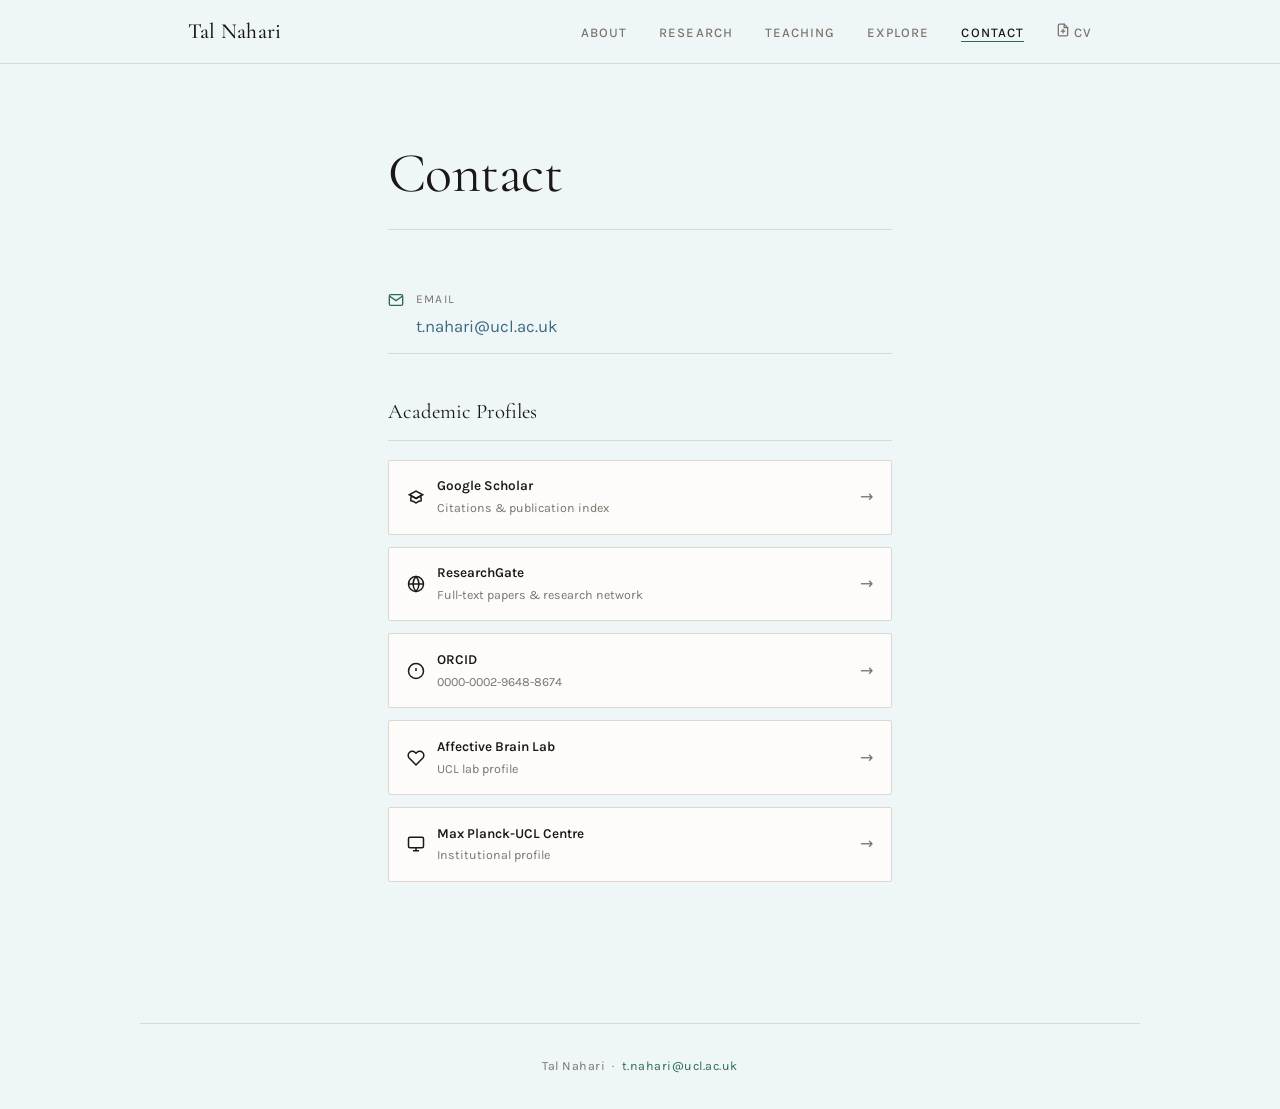
<file: contact.html>
<!DOCTYPE html>
<html lang="en">
<head>
  <meta charset="UTF-8" />
  <meta name="viewport" content="width=device-width, initial-scale=1.0" />
  <title>Contact — Tal Nahari</title>
  <link rel="stylesheet" href="style.css" />
</head>
<body>

  <!-- NAV -->
  <nav class="nav">
    <div class="nav-inner">
      <a href="index.html" class="nav-brand">Tal Nahari</a>
      <ul class="nav-links">
        <li><a href="index.html">About</a></li>
        <li><a href="research.html">Research</a></li>
        <li><a href="teaching.html">Teaching</a></li>
        <li><a href="fun.html">Explore</a></li>
        <li><a href="contact.html" class="active">Contact</a></li>
        <li>
          <a href="Nahari_Tal_CV.pdf" download class="cv-link">
            <svg width="14" height="14" viewBox="0 0 24 24" fill="none" stroke="currentColor" stroke-width="2.2" stroke-linecap="round" stroke-linejoin="round"><path d="M14 2H6a2 2 0 0 0-2 2v16a2 2 0 0 0 2 2h12a2 2 0 0 0 2-2V8z"/><polyline points="14 2 14 8 20 8"/><line x1="12" y1="11" x2="12" y2="17"/><line x1="9" y1="14" x2="15" y2="14"/></svg>
            CV
          </a>
        </li>
      </ul>
    </div>
  </nav>

  <main class="page" style="max-width: 600px;">

    <div class="page-header">
      <h1>Contact</h1>
    </div>

    <!-- EMAIL -->
    <div class="contact-line" style="margin-bottom: 2.5rem;">
      <svg width="16" height="16" viewBox="0 0 24 24" fill="none" stroke="currentColor" stroke-width="2"><path d="M4 4h16c1.1 0 2 .9 2 2v12c0 1.1-.9 2-2 2H4c-1.1 0-2-.9-2-2V6c0-1.1.9-2 2-2z"/><polyline points="22,6 12,13 2,6"/></svg>
      <div>
        <p style="font-size:0.75rem;letter-spacing:0.1em;text-transform:uppercase;color:var(--muted);margin-bottom:0.1rem">Email</p>
        <a href="mailto:t.nahari@ucl.ac.uk" style="font-size:1.05rem;">t.nahari@ucl.ac.uk</a>
      </div>
    </div>

    <!-- ACADEMIC PROFILES -->
    <h3 style="font-family:var(--font-display);font-size:1.3rem;font-weight:400;margin-bottom:1.2rem;padding-bottom:0.6rem;border-bottom:1px solid var(--border);">Academic Profiles</h3>

    <div class="profile-links-list">

      <a href="https://scholar.google.com/citations?user=2rUbAiMAAAAJ&hl=en" target="_blank" rel="noopener" class="profile-link">
        <svg width="18" height="18" viewBox="0 0 24 24" fill="none" stroke="currentColor" stroke-width="2"><path d="M12 14l9-5-9-5-9 5 9 5z"/><path d="M12 14l6.16-3.422a12.083 12.083 0 01.665 6.479A11.952 11.952 0 0012 20.055a11.952 11.952 0 00-6.824-2.998 12.078 12.078 0 01.665-6.479L12 14z"/></svg>
        <div class="pl-label">
          <p style="font-weight:600;margin-bottom:0">Google Scholar</p>
          <p style="font-size:0.78rem;color:var(--muted);font-weight:400">Citations &amp; publication index</p>
        </div>
        <span class="pl-arrow">&#8594;</span>
      </a>

      <a href="https://www.researchgate.net/profile/Tal-Nahari" target="_blank" rel="noopener" class="profile-link">
        <svg width="18" height="18" viewBox="0 0 24 24" fill="none" stroke="currentColor" stroke-width="2"><circle cx="12" cy="12" r="10"/><line x1="2" y1="12" x2="22" y2="12"/><path d="M12 2a15.3 15.3 0 0 1 4 10 15.3 15.3 0 0 1-4 10 15.3 15.3 0 0 1-4-10 15.3 15.3 0 0 1 4-10z"/></svg>
        <div class="pl-label">
          <p style="font-weight:600;margin-bottom:0">ResearchGate</p>
          <p style="font-size:0.78rem;color:var(--muted);font-weight:400">Full-text papers &amp; research network</p>
        </div>
        <span class="pl-arrow">&#8594;</span>
      </a>

      <a href="https://orcid.org/0000-0002-9648-8674" target="_blank" rel="noopener" class="profile-link">
        <svg width="18" height="18" viewBox="0 0 24 24" fill="none" stroke="currentColor" stroke-width="2"><circle cx="12" cy="12" r="10"/><line x1="12" y1="8" x2="12" y2="12"/><line x1="12" y1="16" x2="12.01" y2="16"/></svg>
        <div class="pl-label">
          <p style="font-weight:600;margin-bottom:0">ORCID</p>
          <p style="font-size:0.78rem;color:var(--muted);font-weight:400">0000-0002-9648-8674</p>
        </div>
        <span class="pl-arrow">&#8594;</span>
      </a>

      <a href="https://affectivebrain.com/?page_id=7179" target="_blank" rel="noopener" class="profile-link">
        <svg width="18" height="18" viewBox="0 0 24 24" fill="none" stroke="currentColor" stroke-width="2"><path d="M20.84 4.61a5.5 5.5 0 0 0-7.78 0L12 5.67l-1.06-1.06a5.5 5.5 0 0 0-7.78 7.78l1.06 1.06L12 21.23l7.78-7.78 1.06-1.06a5.5 5.5 0 0 0 0-7.78z"/></svg>
        <div class="pl-label">
          <p style="font-weight:600;margin-bottom:0">Affective Brain Lab</p>
          <p style="font-size:0.78rem;color:var(--muted);font-weight:400">UCL lab profile</p>
        </div>
        <span class="pl-arrow">&#8594;</span>
      </a>

      <a href="https://www.mps-ucl-centre.mpg.de/person/131955" target="_blank" rel="noopener" class="profile-link">
        <svg width="18" height="18" viewBox="0 0 24 24" fill="none" stroke="currentColor" stroke-width="2"><rect x="2" y="3" width="20" height="14" rx="2" ry="2"/><line x1="8" y1="21" x2="16" y2="21"/><line x1="12" y1="17" x2="12" y2="21"/></svg>
        <div class="pl-label">
          <p style="font-weight:600;margin-bottom:0">Max Planck-UCL Centre</p>
          <p style="font-size:0.78rem;color:var(--muted);font-weight:400">Institutional profile</p>
        </div>
        <span class="pl-arrow">&#8594;</span>
      </a>



    </div>

  </main>

  <footer>
    <p>Tal Nahari &nbsp;·&nbsp; <a href="mailto:t.nahari@ucl.ac.uk" style="color:var(--accent)">t.nahari@ucl.ac.uk</a></p>
  </footer>

</body>
</html>
</file>
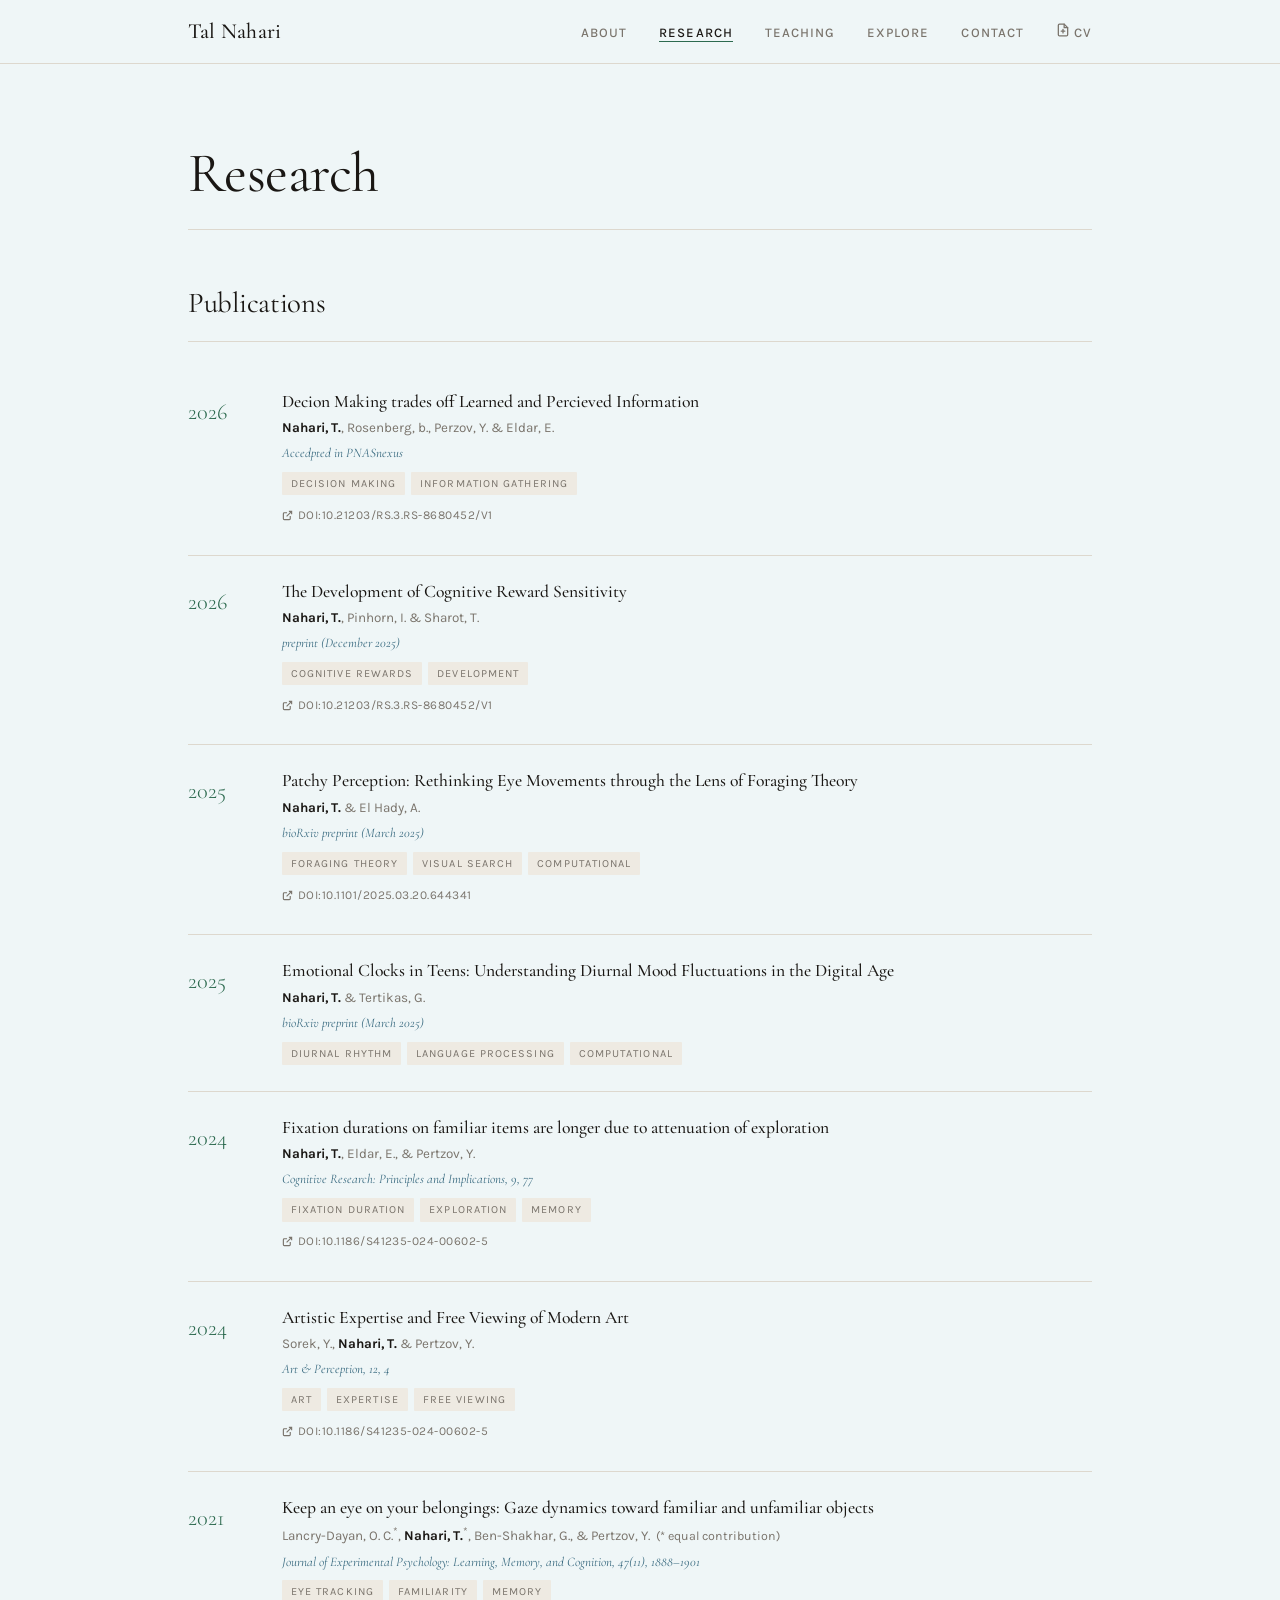
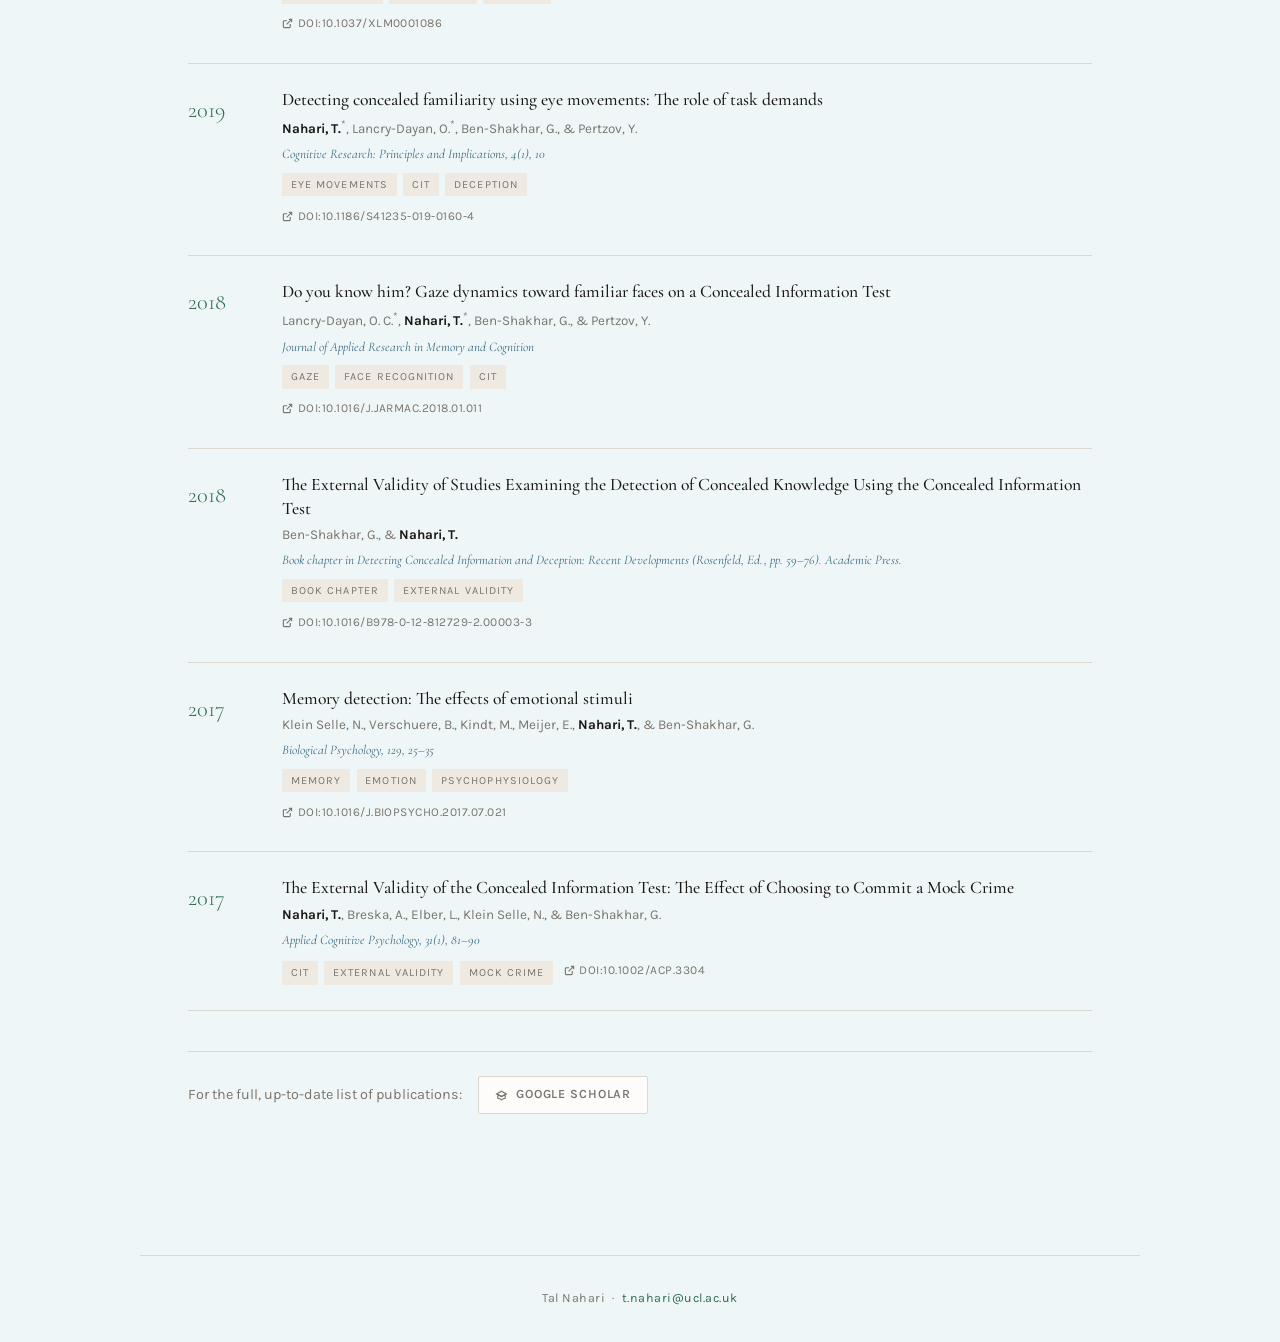
<file: research.html>
<!DOCTYPE html>
<html lang="en">
<head>
  <meta charset="UTF-8" />
  <meta name="viewport" content="width=device-width, initial-scale=1.0" />
  <title>Research — Tal Nahari</title>
  <meta name="description" content="Research interests and publications of Dr. Tal Nahari — cognitive rewards, eye movements, preference formation." />
  <link rel="stylesheet" href="style.css" />
</head>
<body>

  <!-- NAV -->
  <nav class="nav">
    <div class="nav-inner">
      <a href="index.html" class="nav-brand">Tal Nahari</a>
      <ul class="nav-links">
        <li><a href="index.html">About</a></li>
        <li><a href="research.html" class="active">Research</a></li>
        <li><a href="teaching.html">Teaching</a></li>
        <li><a href="fun.html">Explore</a></li>
        <li><a href="contact.html">Contact</a></li>
        <li>
          <a href="Nahari_Tal_CV.pdf" download class="cv-link">
            <svg width="14" height="14" viewBox="0 0 24 24" fill="none" stroke="currentColor" stroke-width="2.2" stroke-linecap="round" stroke-linejoin="round"><path d="M14 2H6a2 2 0 0 0-2 2v16a2 2 0 0 0 2 2h12a2 2 0 0 0 2-2V8z"/><polyline points="14 2 14 8 20 8"/><line x1="12" y1="11" x2="12" y2="17"/><line x1="9" y1="14" x2="15" y2="14"/></svg>
            CV
          </a>
        </li>
      </ul>
    </div>
  </nav>

  <main class="page">

    <!-- PAGE HEADER -->
    <div class="page-header">
      <h1>Research</h1>
    </div>

    <!-- PUBLICATIONS -->
    <h2 class="section-title">Publications</h2>

    <div class="pubs-list">
      <div class="pub-item">
        <div class="pub-year">2026</div>
        <div class="pub-content">
          <p class="pub-title">Decion Making trades off Learned and Percieved Information</p>
          <p class="pub-authors"><strong>Nahari, T.</strong>, Rosenberg, b., Perzov, Y. &amp; Eldar, E.</p>
          <p class="pub-journal">Accedpted in PNASnexus</p>
          <span class="pub-tag">Decision Making</span><span class="pub-tag">Information gathering</span>
          <br>
          <a href="https://www.researchsquare.com/article/rs-3930840/v1" target="_blank" rel="noopener" class="pub-doi">
            <svg width="11" height="11" viewBox="0 0 24 24" fill="none" stroke="currentColor" stroke-width="2.5"><path d="M18 13v6a2 2 0 0 1-2 2H5a2 2 0 0 1-2-2V8a2 2 0 0 1 2-2h6"/><polyline points="15 3 21 3 21 9"/><line x1="10" y1="14" x2="21" y2="3"/></svg>
            doi:10.21203/rs.3.rs-8680452/v1
          </a>
        </div>
      </div>

      <!-- 2026 preprint -->
      <div class="pub-item">
        <div class="pub-year">2026</div>
        <div class="pub-content">
          <p class="pub-title">The Development of Cognitive Reward Sensitivity</p>
          <p class="pub-authors"><strong>Nahari, T.</strong>, Pinhorn, I. &amp; Sharot, T.</p>
          <p class="pub-journal">preprint (December 2025)</p>
          <span class="pub-tag">Cognitive Rewards</span><span class="pub-tag">Development</span>
          <br>
          <a href="https://doi.org/10.21203/rs.3.rs-8680452/v1" target="_blank" rel="noopener" class="pub-doi">
            <svg width="11" height="11" viewBox="0 0 24 24" fill="none" stroke="currentColor" stroke-width="2.5"><path d="M18 13v6a2 2 0 0 1-2 2H5a2 2 0 0 1-2-2V8a2 2 0 0 1 2-2h6"/><polyline points="15 3 21 3 21 9"/><line x1="10" y1="14" x2="21" y2="3"/></svg>
            doi:10.21203/rs.3.rs-8680452/v1
          </a>
        </div>
      </div>

      <div class="pub-item">
        <div class="pub-year">2025</div>
        <div class="pub-content">
          <p class="pub-title">Patchy Perception: Rethinking Eye Movements through the Lens of Foraging Theory</p>
          <p class="pub-authors"><strong>Nahari, T.</strong> &amp; El Hady, A.</p>
          <p class="pub-journal"><em>bioRxiv</em> preprint (March 2025)</p>
          <span class="pub-tag">Foraging Theory</span><span class="pub-tag">Visual Search</span><span class="pub-tag">Computational</span>
          <br>
          <a href="https://doi.org/10.1101/2025.03.20.644341" target="_blank" rel="noopener" class="pub-doi">
            <svg width="11" height="11" viewBox="0 0 24 24" fill="none" stroke="currentColor" stroke-width="2.5"><path d="M18 13v6a2 2 0 0 1-2 2H5a2 2 0 0 1-2-2V8a2 2 0 0 1 2-2h6"/><polyline points="15 3 21 3 21 9"/><line x1="10" y1="14" x2="21" y2="3"/></svg>
            doi:10.1101/2025.03.20.644341
          </a>
        </div>
      </div>

      <div class="pub-item">
        <div class="pub-year">2025</div>
        <div class="pub-content">
          <p class="pub-title">Emotional Clocks in Teens: Understanding Diurnal Mood Fluctuations in the Digital Age</p>
          <p class="pub-authors"><strong>Nahari, T.</strong> &amp; Tertikas, G.</p>
          <p class="pub-journal"><em>bioRxiv</em> preprint (March 2025)</p>
          <span class="pub-tag">Diurnal rhythm</span><span class="pub-tag">Language processing</span><span class="pub-tag">Computational</span>
          <br>
        </div>
      </div>
      
      <!-- 2024 -->
      <div class="pub-item">
        <div class="pub-year">2024</div>
        <div class="pub-content">
          <p class="pub-title">Fixation durations on familiar items are longer due to attenuation of exploration</p>
          <p class="pub-authors"><strong>Nahari, T.</strong>, Eldar, E., &amp; Pertzov, Y.</p>
          <p class="pub-journal">Cognitive Research: Principles and Implications, 9, 77</p>
          <span class="pub-tag">Fixation Duration</span><span class="pub-tag">Exploration</span><span class="pub-tag">Memory</span>
          <br>
          <a href="https://doi.org/10.1186/s41235-024-00602-5" target="_blank" rel="noopener" class="pub-doi">
            <svg width="11" height="11" viewBox="0 0 24 24" fill="none" stroke="currentColor" stroke-width="2.5"><path d="M18 13v6a2 2 0 0 1-2 2H5a2 2 0 0 1-2-2V8a2 2 0 0 1 2-2h6"/><polyline points="15 3 21 3 21 9"/><line x1="10" y1="14" x2="21" y2="3"/></svg>
            doi:10.1186/s41235-024-00602-5
          </a>
        </div>
      </div>

      <div class="pub-item">
        <div class="pub-year">2024</div>
        <div class="pub-content">
          <p class="pub-title"> Artistic Expertise and Free Viewing of Modern Art </p>
          <p class="pub-authors">Sorek, Y., <strong>Nahari, T.</strong> &amp; Pertzov, Y.</p>
          <p class="pub-journal">Art &amp; Perception, 12, 4</p>
          <span class="pub-tag">Art</span><span class="pub-tag">Expertise</span><span class="pub-tag">Free Viewing</span>
          <br>
          <a href="https://doi.org/10.1186/s41235-024-00602-5" target="_blank" rel="noopener" class="pub-doi">
            <svg width="11" height="11" viewBox="0 0 24 24" fill="none" stroke="currentColor" stroke-width="2.5"><path d="M18 13v6a2 2 0 0 1-2 2H5a2 2 0 0 1-2-2V8a2 2 0 0 1 2-2h6"/><polyline points="15 3 21 3 21 9"/><line x1="10" y1="14" x2="21" y2="3"/></svg>
            doi:10.1186/s41235-024-00602-5
          </a>
        </div>
      </div>

      <!-- 2021 -->
      <div class="pub-item">
        <div class="pub-year">2021</div>
        <div class="pub-content">
          <p class="pub-title">Keep an eye on your belongings: Gaze dynamics toward familiar and unfamiliar objects</p>
          <p class="pub-authors">Lancry-Dayan, O. C.<sup>*</sup>, <strong>Nahari, T.</strong><sup>*</sup>, Ben-Shakhar, G., &amp; Pertzov, Y. &nbsp;<span style="font-size:0.78rem;color:var(--muted)">(* equal contribution)</span></p>
          <p class="pub-journal">Journal of Experimental Psychology: Learning, Memory, and Cognition, 47(11), 1888–1901</p>
          <span class="pub-tag">Eye Tracking</span><span class="pub-tag">Familiarity</span><span class="pub-tag">Memory</span>
          <br>
          <a href="https://doi.org/10.1037/xlm0001086" target="_blank" rel="noopener" class="pub-doi">
            <svg width="11" height="11" viewBox="0 0 24 24" fill="none" stroke="currentColor" stroke-width="2.5"><path d="M18 13v6a2 2 0 0 1-2 2H5a2 2 0 0 1-2-2V8a2 2 0 0 1 2-2h6"/><polyline points="15 3 21 3 21 9"/><line x1="10" y1="14" x2="21" y2="3"/></svg>
            doi:10.1037/xlm0001086
          </a>
        </div>
      </div>

      <!-- 2019 -->
      <div class="pub-item">
        <div class="pub-year">2019</div>
        <div class="pub-content">
          <p class="pub-title">Detecting concealed familiarity using eye movements: The role of task demands</p>
          <p class="pub-authors"><strong>Nahari, T.</strong><sup>*</sup>, Lancry-Dayan, O.<sup>*</sup>, Ben-Shakhar, G., &amp; Pertzov, Y.</p>
          <p class="pub-journal">Cognitive Research: Principles and Implications, 4(1), 10</p>
          <span class="pub-tag">Eye Movements</span><span class="pub-tag">CIT</span><span class="pub-tag">Deception</span>
          <br>
          <a href="https://doi.org/10.1186/s41235-019-0160-4" target="_blank" rel="noopener" class="pub-doi">
            <svg width="11" height="11" viewBox="0 0 24 24" fill="none" stroke="currentColor" stroke-width="2.5"><path d="M18 13v6a2 2 0 0 1-2 2H5a2 2 0 0 1-2-2V8a2 2 0 0 1 2-2h6"/><polyline points="15 3 21 3 21 9"/><line x1="10" y1="14" x2="21" y2="3"/></svg>
            doi:10.1186/s41235-019-0160-4
          </a>
        </div>
      </div>

      <!-- 2018a -->
      <div class="pub-item">
        <div class="pub-year">2018</div>
        <div class="pub-content">
          <p class="pub-title">Do you know him? Gaze dynamics toward familiar faces on a Concealed Information Test</p>
          <p class="pub-authors">Lancry-Dayan, O. C.<sup>*</sup>, <strong>Nahari, T.</strong><sup>*</sup>, Ben-Shakhar, G., &amp; Pertzov, Y.</p>
          <p class="pub-journal">Journal of Applied Research in Memory and Cognition</p>
          <span class="pub-tag">Gaze</span><span class="pub-tag">Face Recognition</span><span class="pub-tag">CIT</span>
            <br>
          <a href="https://doi.org/10.1016/j.jarmac.2018.01.011" target="_blank" rel="noopener" class="pub-doi">
            <svg width="11" height="11" viewBox="0 0 24 24" fill="none" stroke="currentColor" stroke-width="2.5"><path d="M18 13v6a2 2 0 0 1-2 2H5a2 2 0 0 1-2-2V8a2 2 0 0 1 2-2h6"/><polyline points="15 3 21 3 21 9"/><line x1="10" y1="14" x2="21" y2="3"/></svg>
            doi:10.1016/j.jarmac.2018.01.011
          </a>
        </div>
      </div>

      <!-- 2018b -->
      <div class="pub-item">
        <div class="pub-year">2018</div>
        <div class="pub-content">
          <p class="pub-title">The External Validity of Studies Examining the Detection of Concealed Knowledge Using the Concealed Information Test</p>
          <p class="pub-authors">Ben-Shakhar, G., &amp; <strong>Nahari, T.</strong></p>
          <p class="pub-journal">Book chapter in <em>Detecting Concealed Information and Deception: Recent Developments</em> (Rosenfeld, Ed., pp. 59–76). Academic Press.</p>
          <span class="pub-tag">Book Chapter</span><span class="pub-tag">External Validity</span>
          <br>
          <a href="https://doi.org/10.1016/B978-0-12-812729-2.00003-3" target="_blank" rel="noopener" class="pub-doi">
            <svg width="11" height="11" viewBox="0 0 24 24" fill="none" stroke="currentColor" stroke-width="2.5"><path d="M18 13v6a2 2 0 0 1-2 2H5a2 2 0 0 1-2-2V8a2 2 0 0 1 2-2h6"/><polyline points="15 3 21 3 21 9"/><line x1="10" y1="14" x2="21" y2="3"/></svg>
            doi:10.1016/B978-0-12-812729-2.00003-3
          </a>
        </div>
      </div>

      <!-- 2017a -->
      <div class="pub-item">
        <div class="pub-year">2017</div>
        <div class="pub-content">
          <p class="pub-title">Memory detection: The effects of emotional stimuli</p>
          <p class="pub-authors">Klein Selle, N., Verschuere, B., Kindt, M., Meijer, E., <strong>Nahari, T.</strong>, &amp; Ben-Shakhar, G.</p>
          <p class="pub-journal">Biological Psychology, 129, 25–35</p>
          <span class="pub-tag">Memory</span><span class="pub-tag">Emotion</span><span class="pub-tag">Psychophysiology</span>
          <br>
          <a href="https://doi.org/10.1016/j.biopsycho.2017.07.021" target="_blank" rel="noopener" class="pub-doi">
            <svg width="11" height="11" viewBox="0 0 24 24" fill="none" stroke="currentColor" stroke-width="2.5"><path d="M18 13v6a2 2 0 0 1-2 2H5a2 2 0 0 1-2-2V8a2 2 0 0 1 2-2h6"/><polyline points="15 3 21 3 21 9"/><line x1="10" y1="14" x2="21" y2="3"/></svg>
            doi:10.1016/j.biopsycho.2017.07.021
          </a>
        </div>
      </div>

      <!-- 2017b -->
      <div class="pub-item">
        <div class="pub-year">2017</div>
        <div class="pub-content">
          <p class="pub-title">The External Validity of the Concealed Information Test: The Effect of Choosing to Commit a Mock Crime</p>
          <p class="pub-authors"><strong>Nahari, T.</strong>, Breska, A., Elber, L., Klein Selle, N., &amp; Ben-Shakhar, G.</p>
          <p class="pub-journal">Applied Cognitive Psychology, 31(1), 81–90</p>
          <span class="pub-tag">CIT</span><span class="pub-tag">External Validity</span><span class="pub-tag">Mock Crime</span>
          <a href="https://doi.org/10.1002/acp.3304" target="_blank" rel="noopener" class="pub-doi">
            <svg width="11" height="11" viewBox="0 0 24 24" fill="none" stroke="currentColor" stroke-width="2.5"><path d="M18 13v6a2 2 0 0 1-2 2H5a2 2 0 0 1-2-2V8a2 2 0 0 1 2-2h6"/><polyline points="15 3 21 3 21 9"/><line x1="10" y1="14" x2="21" y2="3"/></svg>
            doi:10.1002/acp.3304
          </a>
        </div>
      </div>

    </div><!-- /pubs-list -->

    <!-- SCHOLAR LINK -->
    <div style="margin-top:2.5rem;padding-top:1.5rem;border-top:1px solid var(--border);display:flex;align-items:center;gap:1rem;">
      <p style="font-size:0.9rem;color:var(--muted)">For the full, up-to-date list of publications:</p>
      <a href="https://scholar.google.com/citations?user=2rUbAiMAAAAJ&hl=en" target="_blank" rel="noopener" class="alink">
        <svg width="13" height="13" viewBox="0 0 24 24" fill="none" stroke="currentColor" stroke-width="2.2"><path d="M12 14l9-5-9-5-9 5 9 5z"/><path d="M12 14l6.16-3.422a12.083 12.083 0 01.665 6.479A11.952 11.952 0 0012 20.055a11.952 11.952 0 00-6.824-2.998 12.078 12.078 0 01.665-6.479L12 14z"/></svg>
        Google Scholar
      </a>
    </div>

  </main>

  <footer>
    <p>Tal Nahari &nbsp;·&nbsp; <a href="mailto:t.nahari@ucl.ac.uk" style="color:var(--accent)">t.nahari@ucl.ac.uk</a></p>
  </footer>

</body>
</html>
</file>
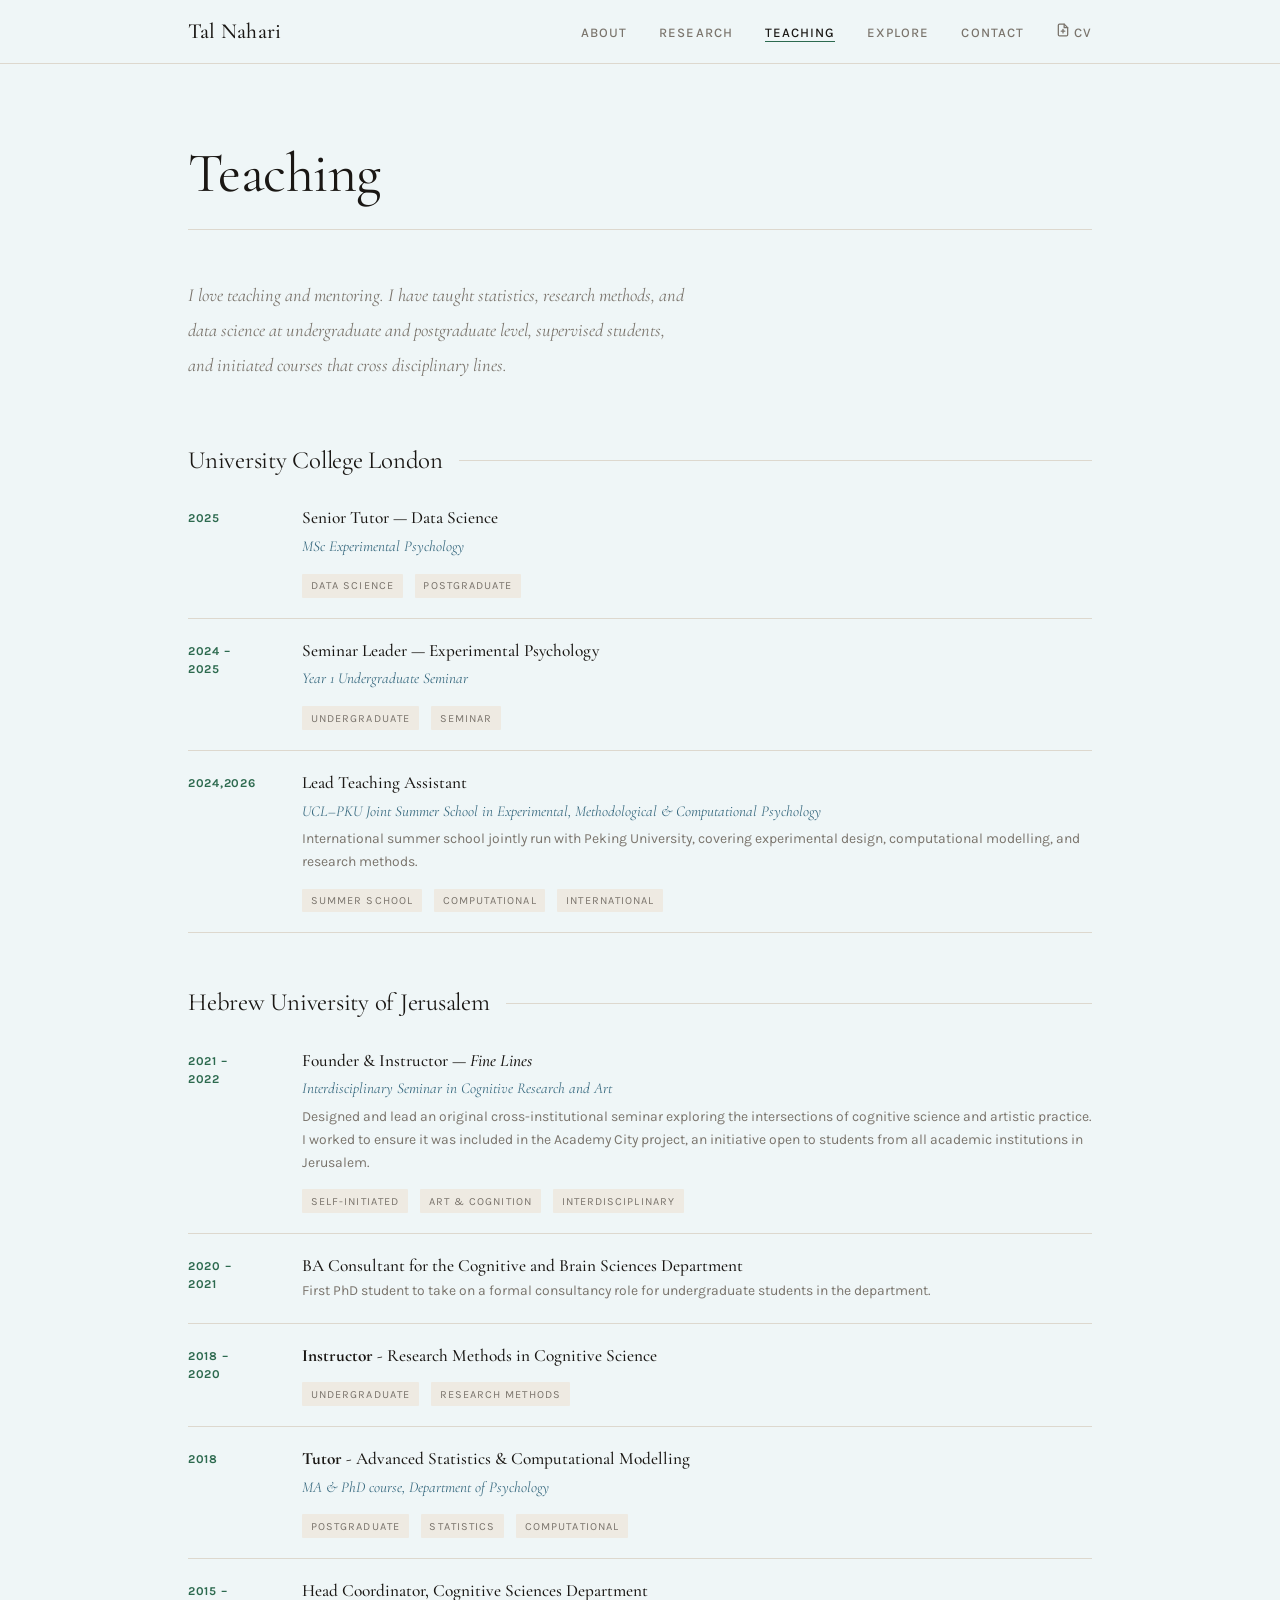
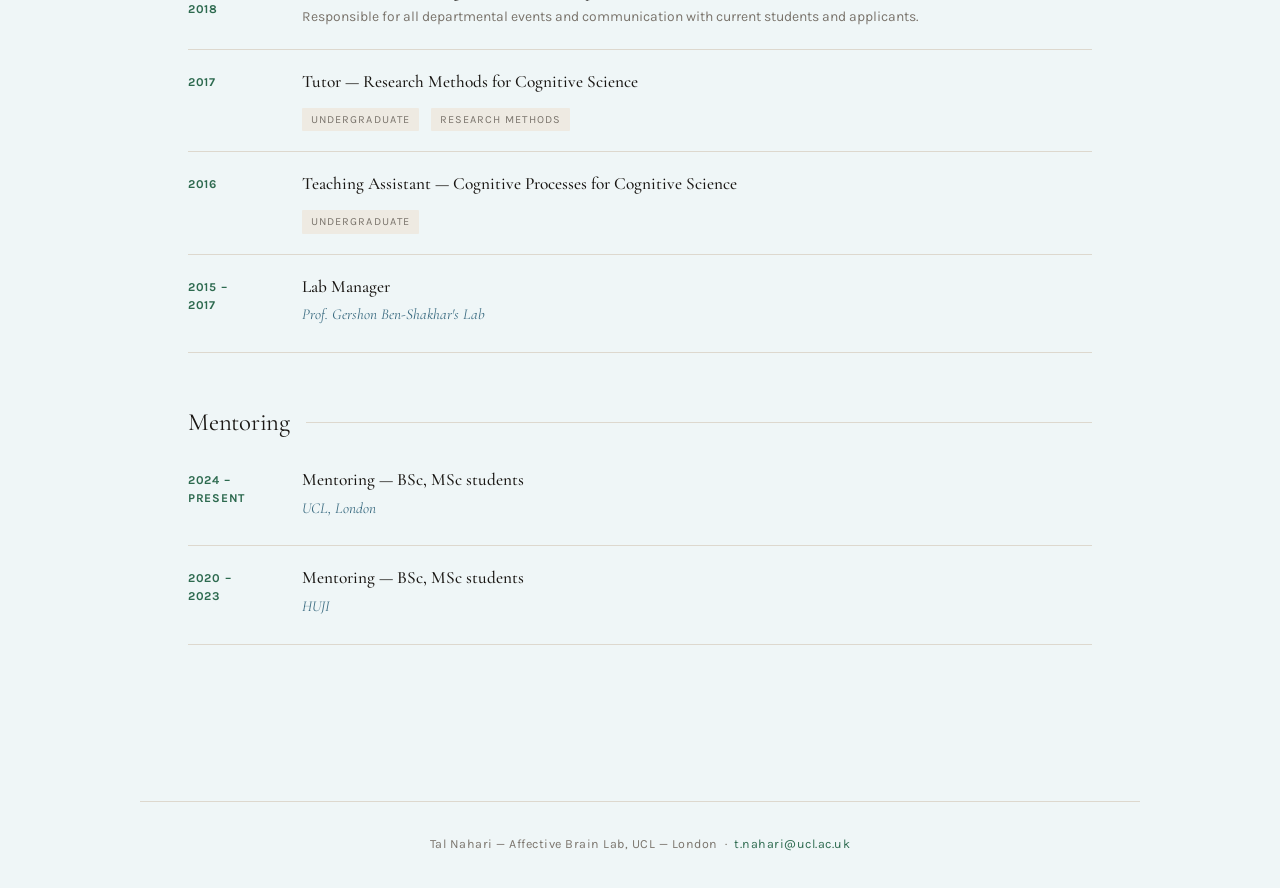
<file: teaching.html>
<!DOCTYPE html>
<html lang="en">
<head>
  <meta charset="UTF-8" />
  <meta name="viewport" content="width=device-width, initial-scale=1.0" />
  <title>Teaching — Tal Nahari</title>
  <meta name="description" content="Teaching, tutoring, and mentoring by Tal Nahari — UCL and Hebrew University of Jerusalem." />
  <link rel="stylesheet" href="style.css" />
  <style>

    .teaching-intro {
      font-family: var(--font-display);
      font-size: clamp(1.05rem, 2.5vw, 1.15rem);
      line-height: 1.9;
      color: var(--muted);
      font-style: italic;
      max-width: 62ch;
      margin-bottom: 3.5rem;
    }

    /* Institution group heading */
    .inst-heading {
      display: flex;
      align-items: center;
      gap: 1rem;
      margin-bottom: 0.25rem;
      margin-top: 3rem;
    }
    .inst-heading:first-of-type { margin-top: 0; }
    .inst-name {
      font-family: var(--font-display);
      font-size: 1.55rem;
      font-weight: 400;
      letter-spacing: -0.01em;
    }
    .inst-location {
      font-size: 0.78rem;
      color: var(--muted);
      letter-spacing: 0.08em;
      text-transform: uppercase;
      font-weight: 500;
      padding-top: 2px;
    }
    .inst-rule {
      flex: 1;
      height: 1px;
      background: var(--border);
    }

    /* Teaching entry list */
    .teaching-list { display: grid; gap: 0; margin-bottom: 1rem; }

    .teaching-entry {
      display: grid;
      grid-template-columns: 90px 1fr;
      gap: 1.25rem 1.5rem;
      padding: 1.25rem 0;
      border-bottom: 1px solid var(--border);
      align-items: start;
    }

    .t-year {
      font-size: 0.75rem;
      font-weight: 700;
      letter-spacing: 0.06em;
      color: var(--accent);
      text-transform: uppercase;
      padding-top: 3px;
      line-height: 1.5;
    }

    .t-body {}
    .t-role {
      font-family: var(--font-display);
      font-size: 1.08rem;
      font-weight: 500;
      line-height: 1.35;
      margin-bottom: 0.2rem;
    }
    .t-course {
      font-family: var(--font-display);
      font-style: italic;
      font-size: 0.95rem;
      color: var(--teal);
      margin-bottom: 0.25rem;
    }
    .t-desc {
      font-size: 0.87rem;
      color: var(--muted);
      line-height: 1.65;
    }
    .t-tags {
      display: flex;
      flex-wrap: wrap;
      gap: 0.35rem;
      margin-top: 0.5rem;
    }

    /* Highlight card for special/initiated entries */
    .teaching-entry.featured {
      background: var(--white);
      border: 1px solid var(--border);
      border-radius: 2px;
      padding: 1.25rem 1.35rem;
      margin: 0.5rem 0;
      position: relative;
      overflow: hidden;
    }
    .teaching-entry.featured::before {
      content: '';
      position: absolute;
      top: 0; left: 0;
      width: 3px; height: 100%;
      background: var(--sage);
    }
    .teaching-entry.featured + .teaching-entry {
      border-top: none;
    }

    @media (max-width: 560px) {
      .teaching-entry {
        grid-template-columns: 1fr;
        gap: 0.3rem;
      }
    }
  </style>
</head>
<body>

  <!-- NAV -->
  <nav class="nav">
    <div class="nav-inner">
      <a href="index.html" class="nav-brand">Tal Nahari</a>
      <ul class="nav-links">
        <li><a href="index.html">About</a></li>
        <li><a href="research.html">Research</a></li>
        <li><a href="teaching.html" class="active">Teaching</a></li>
        <li><a href="fun.html">Explore</a></li>
        <li><a href="contact.html">Contact</a></li>
        <li>
          <a href="Nahari_Tal_CV.pdf" download class="cv-link">
            <svg width="14" height="14" viewBox="0 0 24 24" fill="none" stroke="currentColor" stroke-width="2.2" stroke-linecap="round" stroke-linejoin="round"><path d="M14 2H6a2 2 0 0 0-2 2v16a2 2 0 0 0 2 2h12a2 2 0 0 0 2-2V8z"/><polyline points="14 2 14 8 20 8"/><line x1="12" y1="11" x2="12" y2="17"/><line x1="9" y1="14" x2="15" y2="14"/></svg>
            CV
          </a>
        </li>
      </ul>
    </div>
  </nav>

  <main class="page">

    <div class="page-header">
      <h1>Teaching</h1>
    </div>

    <p class="teaching-intro">
      I love teaching and mentoring. I have taught statistics, research methods, and data science at undergraduate and postgraduate level,
      supervised students, and initiated courses that cross disciplinary lines.
    </p>


    <!-- ═══════════════════════════════
         UCL  (current)
         ═══════════════════════════════ -->
    <div class="inst-heading">
      <h2 class="inst-name">University College London</h2>
      <div class="inst-rule"></div>
    </div>

    <div class="teaching-list">

      <div class="teaching-entry">
        <div class="t-year">2025</div>
        <div class="t-body">
          <p class="t-role">Senior Tutor — Data Science</p>
          <p class="t-course">MSc Experimental Psychology</p>
          <div class="t-tags">
            <span class="pub-tag">Data Science</span>
            <span class="pub-tag">Postgraduate</span>
          </div>
        </div>
      </div>

      <div class="teaching-entry">
        <div class="t-year">2024 –<br>2025</div>
        <div class="t-body">
          <p class="t-role">Seminar Leader — Experimental Psychology</p>
          <p class="t-course">Year 1 Undergraduate Seminar</p>
          <div class="t-tags">
            <span class="pub-tag">Undergraduate</span>
            <span class="pub-tag">Seminar</span>
          </div>
        </div>
      </div>

      <div class="teaching-entry">
        <div class="t-year">2024,2026</div>
        <div class="t-body">
          <p class="t-role">Lead Teaching Assistant</p>
          <p class="t-course">UCL–PKU Joint Summer School in Experimental, Methodological &amp; Computational Psychology</p>
          <p class="t-desc">International summer school jointly run with Peking University, covering experimental design, computational modelling, and research methods.</p>
          <div class="t-tags">
            <span class="pub-tag">Summer School</span>
            <span class="pub-tag">Computational</span>
            <span class="pub-tag">International</span>
          </div>
        </div>
      </div>

    </div><!-- /UCL list -->


    <!-- ═══════════════════════════════
         Hebrew University of Jerusalem
         ═══════════════════════════════ -->
    <div class="inst-heading">
      <h2 class="inst-name">Hebrew University of Jerusalem</h2>
      <div class="inst-rule"></div>
    </div>

    <div class="teaching-list">

      <!-- Fine Lines — featured as it was self-initiated -->
      <div class="teaching-entry">
        <div class="t-year">2021 –<br>2022</div>
        <div class="t-body">
          <p class="t-role">Founder &amp; Instructor — <em>Fine Lines</em></p>
          <p class="t-course">Interdisciplinary Seminar in Cognitive Research and Art</p>
          <p class="t-desc">
            Designed and lead an original cross-institutional seminar exploring the intersections of cognitive
            science and artistic practice. I worked to ensure it was included in the
            Academy City project, an initiative open to students from all academic institutions in Jerusalem. 
          </p>
          <div class="t-tags">
            <span class="pub-tag">Self-initiated</span>
            <span class="pub-tag">Art &amp; Cognition</span>
            <span class="pub-tag">Interdisciplinary</span>
          </div>
        </div>
      </div>

      <div class="teaching-entry">
        <div class="t-year">2020 –<br>2021</div>
        <div class="t-body">
          <p class="t-role">BA Consultant for the Cognitive and Brain Sciences Department</p>
          <!-- <p class="t-course">Cognitive and Brain Sciences Department</p> -->
          <p class="t-desc">First PhD student to take on a formal consultancy role for undergraduate students in the department.</p>
        </div>
      </div>

      <div class="teaching-entry">
        <div class="t-year">2018 –<br>2020</div>
        <div class="t-body">
          <p class="t-role"><strong>Instructor</strong> - Research Methods in Cognitive Science</p>
          <div class="t-tags">
            <span class="pub-tag">Undergraduate</span>
            <span class="pub-tag">Research Methods</span>
          </div>
        </div>
      </div>

      <div class="teaching-entry">
        <div class="t-year">2018</div>
        <div class="t-body">
          <p class="t-role"><strong>Tutor</strong> - Advanced Statistics &amp; Computational Modelling</p>
          <p class="t-course">MA &amp; PhD course, Department of Psychology</p>
          <div class="t-tags">
            <span class="pub-tag">Postgraduate</span>
            <span class="pub-tag">Statistics</span>
            <span class="pub-tag">Computational</span>
          </div>
        </div>
      </div>

      <div class="teaching-entry">
        <div class="t-year">2015 –<br>2018</div>
        <div class="t-body">
          <p class="t-role">Head Coordinator, Cognitive Sciences Department</p>
          <p class="t-desc">Responsible for all departmental events and communication with current students and applicants.</p>
        </div>
      </div>


      <div class="teaching-entry">
        <div class="t-year">2017</div>
        <div class="t-body">
          <p class="t-role">Tutor — Research Methods for Cognitive Science</p>
          <div class="t-tags">
            <span class="pub-tag">Undergraduate</span>
            <span class="pub-tag">Research Methods</span>
          </div>
        </div>
      </div>

      <div class="teaching-entry">
        <div class="t-year">2016</div>
        <div class="t-body">
          <p class="t-role">Teaching Assistant — Cognitive Processes for Cognitive Science</p>
          <div class="t-tags">
            <span class="pub-tag">Undergraduate</span>
          </div>
        </div>
      </div>

      <div class="teaching-entry">
        <div class="t-year">2015 –<br>2017</div>
        <div class="t-body">
          <p class="t-role">Lab Manager</p>
          <p class="t-course">Prof. Gershon Ben-Shakhar's Lab</p>
        </div>
      </div>

    </div><!-- /Hebrew U list -->


    <!-- ═══════════════════════════════
         MENTORING
         ═══════════════════════════════ -->
    <div class="inst-heading" style="margin-top:3rem;">
      <h2 class="inst-name">Mentoring</h2>
      <div class="inst-rule"></div>
    </div>

    <div class="teaching-list">

      <div class="teaching-entry">
        <div class="t-year">2024 –<br>present</div>
        <div class="t-body">
          <p class="t-role">Mentoring — BSc, MSc students</p>
          <p class="t-course">UCL, London</p>
        </div>
      </div>

      <div class="teaching-entry">
        <div class="t-year">2020 –<br>2023</div>
        <div class="t-body">
          <p class="t-role">Mentoring — BSc, MSc students</p>
          <p class="t-course">HUJI</p>
        </div>
      </div>

    </div>

  </main>

  <footer>
    <p>Tal Nahari &mdash; Affective Brain Lab, UCL &mdash; London &nbsp;·&nbsp; <a href="mailto:t.nahari@ucl.ac.uk" style="color:var(--accent)">t.nahari@ucl.ac.uk</a></p>
  </footer>

</body>
</html>
</file>
<file: style.css>
/* ============================================
   TAL NAHARI — Personal Academic Website
   ============================================ */

@import url('https://fonts.googleapis.com/css2?family=Cormorant+Garamond:ital,wght@0,300;0,400;0,500;0,600;1,300;1,400;1,500&family=Karla:ital,wght@0,300;0,400;0,500;0,600;1,300&display=swap');

/* ---- Reset & Base ---- */
*, *::before, *::after { box-sizing: border-box; margin: 0; padding: 0; }

:root {
  --bg:       #eff6f7;
  --bg2:      #EEEAE2;
  --white:    #FDFCFA;
  --text:     #1A1714;
  --muted:    #7A746C;
  --border:   #DDD8CE;
  --accent:   #2D6A4F;   
  --accent-h: #1B4332;  
  --teal:     #3A6B80;
  --sage:     #537A5A;
  --sand:     #C9A96E;

  /* --bg:       #abeff8;
  --bg2:      #abe8f5;
  --white:    #FCFEFE;

  --text:     #142126;
  --muted:    #61727A;
  --border:   #C9D7DC;

  --accent:   #3A6B80;
  --accent-h: #2E586A;

  --teal:     #2F6175;
  --sage:     #5F7F7B;
  --sand:     #B8A17A; */

  --font-display: 'Cormorant Garamond', Georgia, serif;
  --font-body:    'Karla', system-ui, sans-serif;

  --nav-h: 64px;
  --max-w: 1000px;
  --gap:   clamp(1.5rem, 4vw, 3rem);
}

html { scroll-behavior: smooth; }

body {
  background: var(--bg);
  color: var(--text);
  font-family: var(--font-body);
  font-size: clamp(15px, 1.8vw, 17px);
  line-height: 1.75;
  -webkit-font-smoothing: antialiased;
}

a { color: inherit; text-decoration: none; }
img { max-width: 100%; display: block; }
ul { list-style: none; }

/* ---- NAV ---- */
.nav {
  position: sticky; top: 0; z-index: 100;
  background: var(--bg);
  border-bottom: 1px solid var(--border);
  height: var(--nav-h);
}
.nav-inner {
  max-width: var(--max-w);
  margin: 0 auto;
  padding: 0 var(--gap);
  height: 100%;
  display: flex;
  align-items: center;
  justify-content: space-between;
}
.nav-brand {
  font-family: var(--font-display);
  font-size: 1.35rem;
  font-weight: 500;
  letter-spacing: 0.01em;
  color: var(--text);
  transition: color .2s;
}
.nav-brand:hover { color: var(--accent); }

.nav-links {
  display: flex;
  align-items: center;
  gap: 2rem;
}
.nav-links a {
  font-size: 0.82rem;
  font-weight: 500;
  letter-spacing: 0.08em;
  text-transform: uppercase;
  color: var(--muted);
  transition: color .2s;
  position: relative;
  padding-bottom: 2px;
}
.nav-links a::after {
  content: '';
  position: absolute;
  bottom: 0; left: 0;
  width: 0; height: 1px;
  background: var(--accent);
  transition: width .25s ease;
}
.nav-links a:hover,
.nav-links a.active {
  color: var(--text);
}
.nav-links a:hover::after,
.nav-links a.active::after { width: 100%; }

.nav-links .scholar-link {
  display: flex;
  align-items: center;
  gap: 0.4rem;
  color: var(--accent);
  font-weight: 600;
  letter-spacing: 0.05em;
  padding: 0.35rem 0.85rem;
  border: 1px solid var(--accent);
  border-radius: 2px;
  transition: background .2s, color .2s;
}
.nav-links .scholar-link::after { display: none; }
.nav-links .scholar-link:hover {
  background: var(--accent);
  color: var(--white);
}

/* ---- PAGE WRAPPER ---- */
.page {
  max-width: var(--max-w);
  margin: 0 auto;
  padding: clamp(2.5rem, 6vw, 5rem) var(--gap);
}

/* ---- PAGE HEADER ---- */
.page-header {
  margin-bottom: 3rem;
  padding-bottom: 1.5rem;
  border-bottom: 1px solid var(--border);
}
.page-header .eyebrow {
  font-size: 0.72rem;
  letter-spacing: 0.15em;
  text-transform: uppercase;
  color: var(--accent);
  font-weight: 600;
  margin-bottom: 0.5rem;
}
.page-header h1 {
  font-family: var(--font-display);
  font-size: clamp(2.4rem, 5vw, 3.5rem);
  font-weight: 400;
  line-height: 1.15;
  letter-spacing: -0.01em;
}

/* ---- HOME / HERO ---- */
.hero {
  display: grid;
  grid-template-columns: 1fr 300px;
  gap: 4rem;
  align-items: start;
  padding-top: clamp(2.5rem, 6vw, 4.5rem);
}
.hero-text .greeting {
  font-size: 0.75rem;
  letter-spacing: 0.15em;
  text-transform: uppercase;
  color: var(--accent);
  font-weight: 600;
  margin-bottom: 1rem;
}
.hero-text h1 {
  font-family: var(--font-display);
  font-size: clamp(3rem, 7vw, 5rem);
  font-weight: 300;
  line-height: 1.05;
  letter-spacing: -0.02em;
  margin-bottom: 0.4rem;
}
.hero-text .title {
  font-family: var(--font-display);
  font-size: 1.2rem;
  color: var(--muted);
  font-style: italic;
  margin-bottom: 1.6rem;
  line-height: 1.4;
}
.hero-text .affil-line {
  font-size: 0.82rem;
  letter-spacing: 0.03em;
  color: var(--muted);
  border-left: 2px solid var(--sand);
  padding-left: 0.85rem;
  margin-bottom: 2rem;
  line-height: 1.9;
}
.hero-text .affil-line a { color: var(--teal); text-decoration: underline; }
.hero-text .bio {
  font-size: 1.02rem;
  line-height: 1.85;
  color: var(--text);
  max-width: 56ch;
  margin-bottom: 2.5rem;
}

.hero-img {
  position: relative;
}
.hero-img img {
  width: 100%;
  aspect-ratio: 3/4;
  object-fit: cover;
  object-position: top center;
  filter: grayscale(10%) contrast(1.02);
  transition: filter .4s;
}
.hero-img img:hover { filter: grayscale(0%) contrast(1); }
.hero-img::before {
  content: '';
  position: absolute;
  top: -10px; left: -10px;
  right: 10px; bottom: 10px;
  border: 1px solid var(--border);
  z-index: -1;
}

/* Academic links */
.academic-links {
  display: flex;
  flex-wrap: wrap;
  gap: 0.75rem;
  margin-bottom: 2.5rem;
}
.alink {
  display: inline-flex;
  align-items: center;
  gap: 0.5rem;
  font-size: 0.78rem;
  letter-spacing: 0.07em;
  text-transform: uppercase;
  font-weight: 600;
  padding: 0.45rem 1rem;
  border: 1px solid var(--border);
  border-radius: 2px;
  color: var(--muted);
  transition: all .2s;
  background: var(--white);
}
.alink:hover {
  border-color: var(--accent);
  color: var(--accent);
  background: var(--bg);
}
.alink svg { flex-shrink: 0; }

/* Section title */
.section-title {
  font-family: var(--font-display);
  font-size: 1.8rem;
  font-weight: 400;
  letter-spacing: -0.01em;
  margin-bottom: 1.5rem;
  padding-bottom: 0.75rem;
  border-bottom: 1px solid var(--border);
}

/* Awards section */
.awards-section { margin-top: 3.5rem; }
.awards-grid {
  display: grid;
  gap: 0;
}
.award-row {
  display: grid;
  grid-template-columns: 70px 1fr;
  gap: 1rem;
  padding: 0.8rem 0;
  border-bottom: 1px solid var(--border);
  align-items: baseline;
}
.award-year {
  font-size: 0.78rem;
  font-weight: 600;
  color: var(--accent);
  letter-spacing: 0.06em;
}
.award-text { font-size: 0.92rem; line-height: 1.5; }

/* ---- RESEARCH PAGE ---- */
.interests-grid {
  display: grid;
  grid-template-columns: repeat(auto-fit, minmax(260px, 1fr));
  gap: 1.5rem;
  margin-bottom: 4rem;
}
.interest-card {
  background: var(--white);
  border: 1px solid var(--border);
  padding: 1.75rem;
  border-radius: 2px;
  position: relative;
  overflow: hidden;
  transition: transform .2s, box-shadow .2s;
}
.interest-card::before {
  content: '';
  position: absolute;
  top: 0; left: 0;
  width: 3px; height: 100%;
  background: var(--accent);
  transition: width .3s;
}
.interest-card:nth-child(2)::before { background: var(--teal); }
.interest-card:nth-child(3)::before { background: var(--sage); }
.interest-card:hover { transform: translateY(-3px); box-shadow: 0 8px 30px rgba(0,0,0,0.07); }
.interest-num {
  font-family: var(--font-display);
  font-size: 2.5rem;
  color: var(--border);
  line-height: 1;
  margin-bottom: 0.75rem;
}
.interest-card h3 {
  font-family: var(--font-display);
  font-size: 1.2rem;
  font-weight: 500;
  margin-bottom: 0.5rem;
}
.interest-card p { font-size: 0.88rem; color: var(--muted); line-height: 1.6; }

/* Publications */
.pubs-list { display: grid; gap: 0; }
.pub-item {
  padding: 1.5rem 0;
  border-bottom: 1px solid var(--border);
  display: grid;
  grid-template-columns: 70px 1fr;
  gap: 1.5rem;
  align-items: start;
  transition: background .2s;
}
.pub-year {
  font-family: var(--font-display);
  font-size: 1.4rem;
  color: var(--accent);
  font-weight: 300;
  padding-top: 2px;
}
.pub-content .pub-title {
  font-family: var(--font-display);
  font-size: 1.1rem;
  font-weight: 500;
  line-height: 1.35;
  margin-bottom: 0.3rem;
}
.pub-content .pub-authors {
  font-size: 0.84rem;
  color: var(--muted);
  margin-bottom: 0.25rem;
  line-height: 1.5;
}
.pub-content .pub-authors strong { color: var(--text); }
.pub-content .pub-journal {
  font-size: 0.82rem;
  color: var(--teal);
  font-style: italic;
  font-family: var(--font-display);
}
.pub-content .pub-doi {
  display: inline-flex;
  align-items: center;
  gap: 0.3rem;
  margin-top: 0.5rem;
  font-size: 0.75rem;
  color: var(--muted);
  letter-spacing: 0.04em;
  text-transform: uppercase;
  transition: color .2s;
}
.pub-content .pub-doi:hover { color: var(--accent); }
.pub-tag {
  display: inline-block;
  font-size: 0.68rem;
  letter-spacing: 0.1em;
  text-transform: uppercase;
  background: var(--bg2);
  color: var(--muted);
  padding: 0.15rem 0.55rem;
  border-radius: 1px;
  margin-right: 0.4rem;
  margin-top: 0.4rem;
}

/* ---- FUN / EXPLORE PAGE ---- */
.fun-intro {
  font-family: var(--font-display);
  font-size: 1.15rem;
  font-style: italic;
  color: var(--muted);
  max-width: 60ch;
  margin-bottom: 4rem;
  line-height: 1.8;
}
.viz-section {
  margin-bottom: 5rem;
}
.viz-title {
  font-family: var(--font-display);
  font-size: 1.6rem;
  font-weight: 400;
  margin-bottom: 0.4rem;
}
.viz-subtitle {
  font-size: 0.82rem;
  color: var(--muted);
  letter-spacing: 0.04em;
  margin-bottom: 1.75rem;
}

/* Wordcloud */
#wordcloud-canvas {
  width: 100%;
  max-width: 860px;
  height: 420px;
  border: 1px solid var(--border);
  background: var(--white);
  border-radius: 2px;
}

/* Paper palette */
.palette-grid {
  display: grid;
  grid-template-columns: repeat(auto-fill, minmax(280px, 1fr));
  gap: 1rem;
}
.palette-card {
  border: 1px solid var(--border);
  border-radius: 2px;
  overflow: hidden;
  background: var(--white);
  transition: transform .2s, box-shadow .2s;
  cursor: default;
}
.palette-card:hover {
  transform: translateY(-3px);
  box-shadow: 0 10px 30px rgba(0,0,0,0.08);
}
.palette-swatches {
  display: flex;
  height: 60px;
}
.swatch { flex: 1; }
.palette-info {
  padding: 1rem 1.1rem;
}
.palette-info .p-year {
  font-size: 0.72rem;
  letter-spacing: 0.12em;
  text-transform: uppercase;
  color: var(--muted);
  margin-bottom: 0.2rem;
}
.palette-info .p-title {
  font-family: var(--font-display);
  font-size: 0.98rem;
  font-weight: 500;
  line-height: 1.3;
  margin-bottom: 0.3rem;
}
.palette-info .p-journal {
  font-size: 0.78rem;
  color: var(--muted);
  font-style: italic;
  font-family: var(--font-display);
}

/* Timeline */
#timeline-container {
  overflow-x: auto;
  padding: 1rem 0;
}
.timeline-wrap {
  min-width: 640px;
}

/* ---- CONTACT PAGE ---- */
.contact-grid {
  display: grid;
  grid-template-columns: 1fr 1fr;
  gap: 4rem;
  align-items: start;
}
.contact-block h3 {
  font-family: var(--font-display);
  font-size: 1.3rem;
  font-weight: 400;
  margin-bottom: 1.2rem;
  padding-bottom: 0.6rem;
  border-bottom: 1px solid var(--border);
}
.contact-line {
  display: flex;
  align-items: flex-start;
  gap: 0.75rem;
  padding: 0.7rem 0;
  border-bottom: 1px solid var(--border);
  font-size: 0.92rem;
}
.contact-line svg { margin-top: 3px; flex-shrink: 0; color: var(--accent); }
.contact-line a { color: var(--teal); transition: color .2s; }
.contact-line a:hover { color: var(--accent); }
.profile-links-list { display: grid; gap: 0.75rem; margin-top: 1rem; }
.profile-link {
  display: flex;
  align-items: center;
  gap: 0.75rem;
  padding: 0.85rem 1.1rem;
  border: 1px solid var(--border);
  border-radius: 2px;
  background: var(--white);
  font-size: 0.85rem;
  font-weight: 500;
  transition: all .2s;
  color: var(--text);
}
.profile-link:hover {
  border-color: var(--accent);
  background: var(--bg);
  color: var(--accent);
}
.profile-link .pl-label { flex: 1; }
.profile-link .pl-arrow { color: var(--muted); font-size: 1rem; }
.profile-link:hover .pl-arrow { color: var(--accent); }

/* ---- FOOTER ---- */
footer {
  border-top: 1px solid var(--border);
  padding: 2rem var(--gap);
  text-align: center;
  font-size: 0.78rem;
  color: var(--muted);
  letter-spacing: 0.04em;
  max-width: var(--max-w);
  margin: 4rem auto 0;
}

/* ---- RESPONSIVE ---- */
@media (max-width: 700px) {
  .hero {
    grid-template-columns: 1fr;
    gap: 2.5rem;
  }
  .hero-img { order: -1; max-width: 260px; }
  .hero-img::before { display: none; }
  .contact-grid { grid-template-columns: 1fr; gap: 2.5rem; }
  .pub-item { grid-template-columns: 1fr; gap: 0.3rem; }
  .pub-year { font-size: 1rem; }
  .nav-links .scholar-link { display: none; }
}

@media (max-width: 480px) {
  .nav-links { gap: 1.1rem; }
  .nav-links a { font-size: 0.72rem; }
}
</file>
